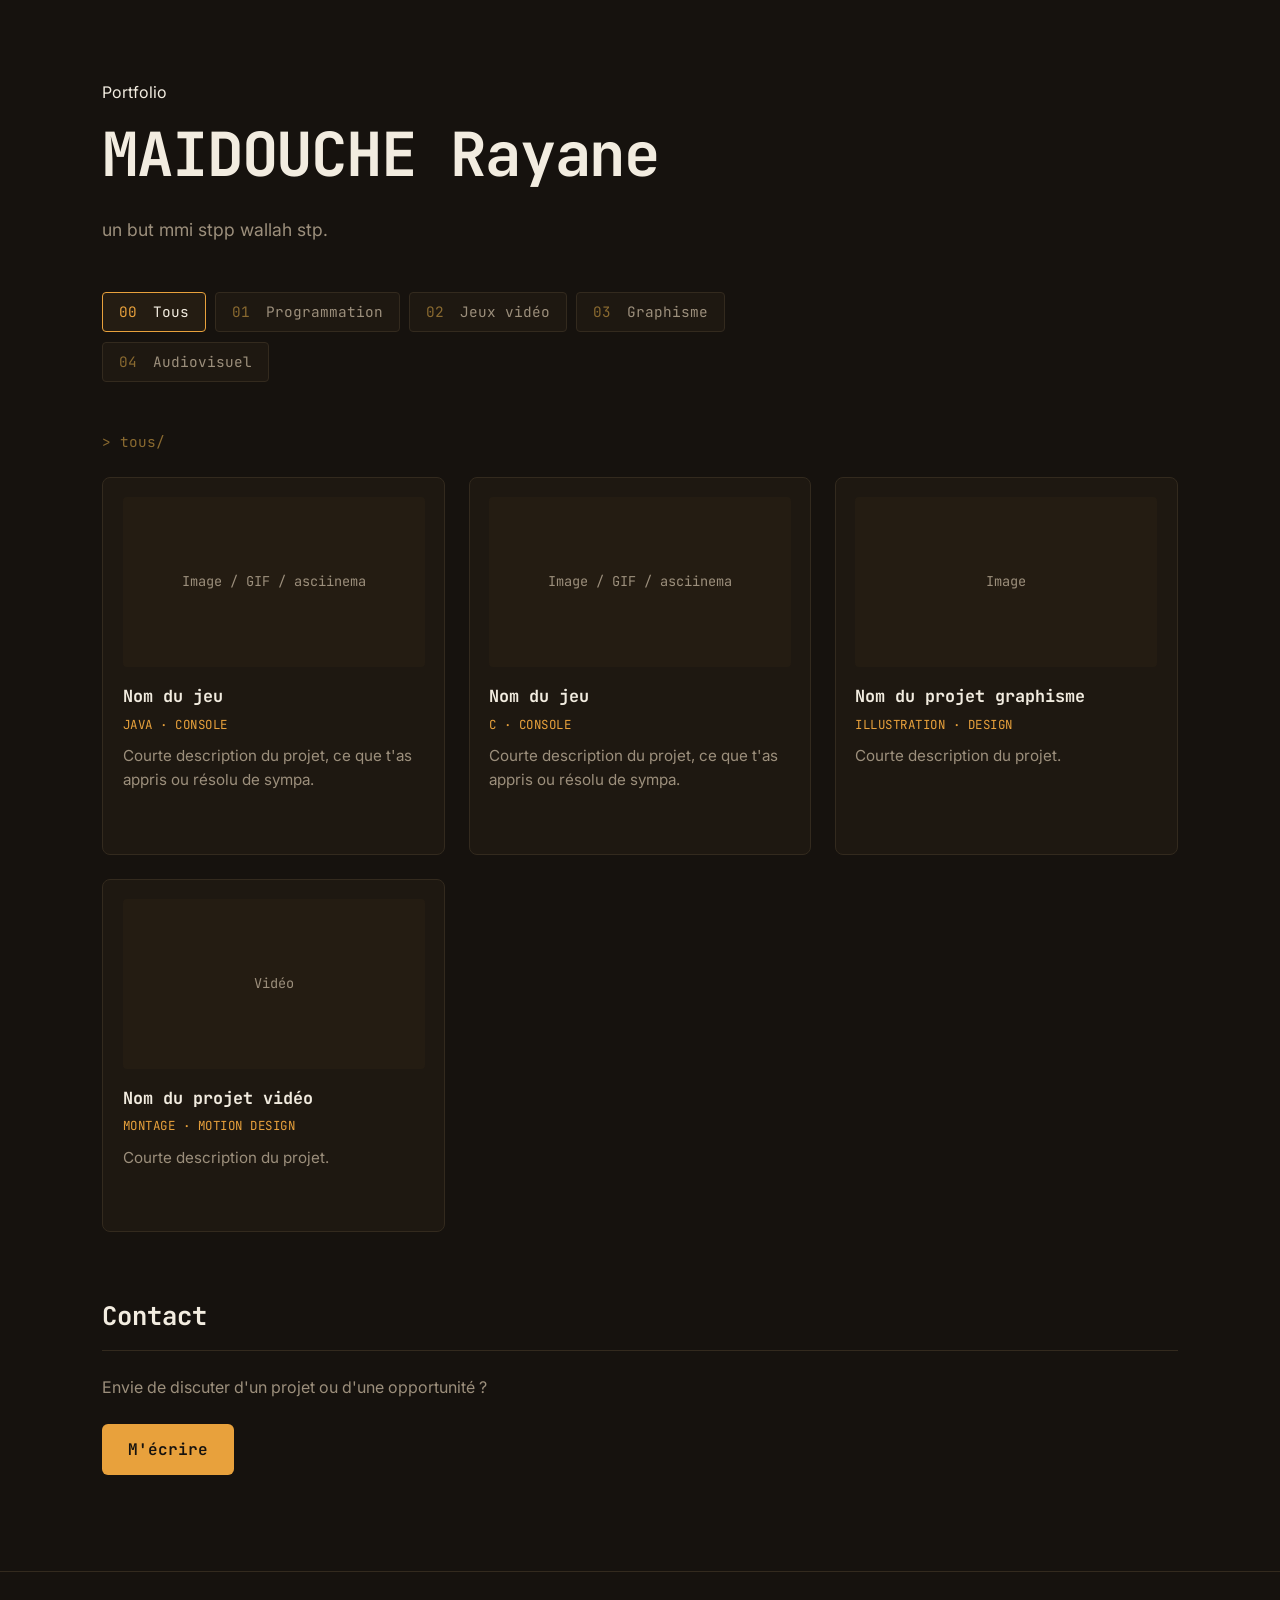
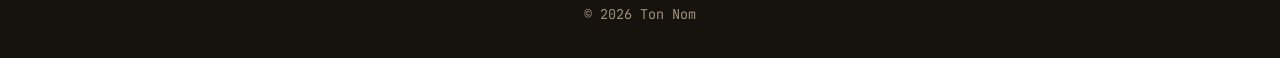
<file: index.html>
<!DOCTYPE html>
<html lang="fr">
<head>
<meta charset="UTF-8">
<meta name="viewport" content="width=device-width, initial-scale=1.0">
<title>MAIDOUCHE Rayane — Portfolio</title>
<link rel="preconnect" href="https://fonts.googleapis.com">
<link rel="preconnect" href="https://fonts.gstatic.com" crossorigin>
<link href="https://fonts.googleapis.com/css2?family=JetBrains+Mono:wght@400;500;700&family=Inter:wght@400;500&display=swap" rel="stylesheet">
<link rel="stylesheet" href="style.css">
</head>
<body>

<header class="hero">
  <p class="eyebrow" id="typed"></p>
  <h1>MAIDOUCHE Rayane</h1>
  <p class="tagline">un but mmi stpp wallah stp.</p>
</header>

<nav class="menu" aria-label="Filtrer par catégorie">
  <button class="menu-item is-active" data-filter="tous"><span class="idx">00</span> Tous</button>
  <button class="menu-item" data-filter="programmation"><span class="idx">01</span> Programmation</button>
  <button class="menu-item" data-filter="jeux"><span class="idx">02</span> Jeux vidéo</button>
  <button class="menu-item" data-filter="graphisme"><span class="idx">03</span> Graphisme</button>
  <button class="menu-item" data-filter="audiovisuel"><span class="idx">04</span> Audiovisuel</button>
</nav>

<main>
  <section id="projets">
    <p class="breadcrumb">&gt; <span id="current-filter">tous</span>/</p>

    <div class="grid">

      <a class="card" href="projets/mon-jeu-java.html" data-category="jeux programmation">
        <div class="card-media">
          <span class="placeholder">Image / GIF / asciinema</span>
        </div>
        <h3>Nom du jeu</h3>
        <p class="meta">Java · Console</p>
        <p>Courte description du projet, ce que t'as appris ou résolu de sympa.</p>
        <span class="card-cta">Voir le projet →</span>
      </a>

      <a class="card" href="projets/mon-jeu-c.html" data-category="jeux programmation">
        <div class="card-media">
          <span class="placeholder">Image / GIF / asciinema</span>
        </div>
        <h3>Nom du jeu</h3>
        <p class="meta">C · Console</p>
        <p>Courte description du projet, ce que t'as appris ou résolu de sympa.</p>
        <span class="card-cta">Voir le projet →</span>
      </a>

      <a class="card" href="projets/projet-graphisme.html" data-category="graphisme">
        <div class="card-media">
          <span class="placeholder">Image</span>
        </div>
        <h3>Nom du projet graphisme</h3>
        <p class="meta">Illustration · Design</p>
        <p>Courte description du projet.</p>
        <span class="card-cta">Voir le projet →</span>
      </a>

      <a class="card" href="projets/projet-video.html" data-category="audiovisuel">
        <div class="card-media">
          <span class="placeholder">Vidéo</span>
        </div>
        <h3>Nom du projet vidéo</h3>
        <p class="meta">Montage · Motion design</p>
        <p>Courte description du projet.</p>
        <span class="card-cta">Voir le projet →</span>
      </a>

    </div>

    <p class="empty-state" id="empty-state" hidden>Rien ici pour l'instant — reviens bientôt.</p>
  </section>

  <section id="contact">
    <h2>Contact</h2>
    <p>Envie de discuter d'un projet ou d'une opportunité ?</p>
    <a href="mailto:ton.email@exemple.com" class="btn">M'écrire</a>
  </section>
</main>

<footer>
  <p>© 2026 Ton Nom</p>
</footer>

<script src="script.js"></script>
</body>
</html>
</file>
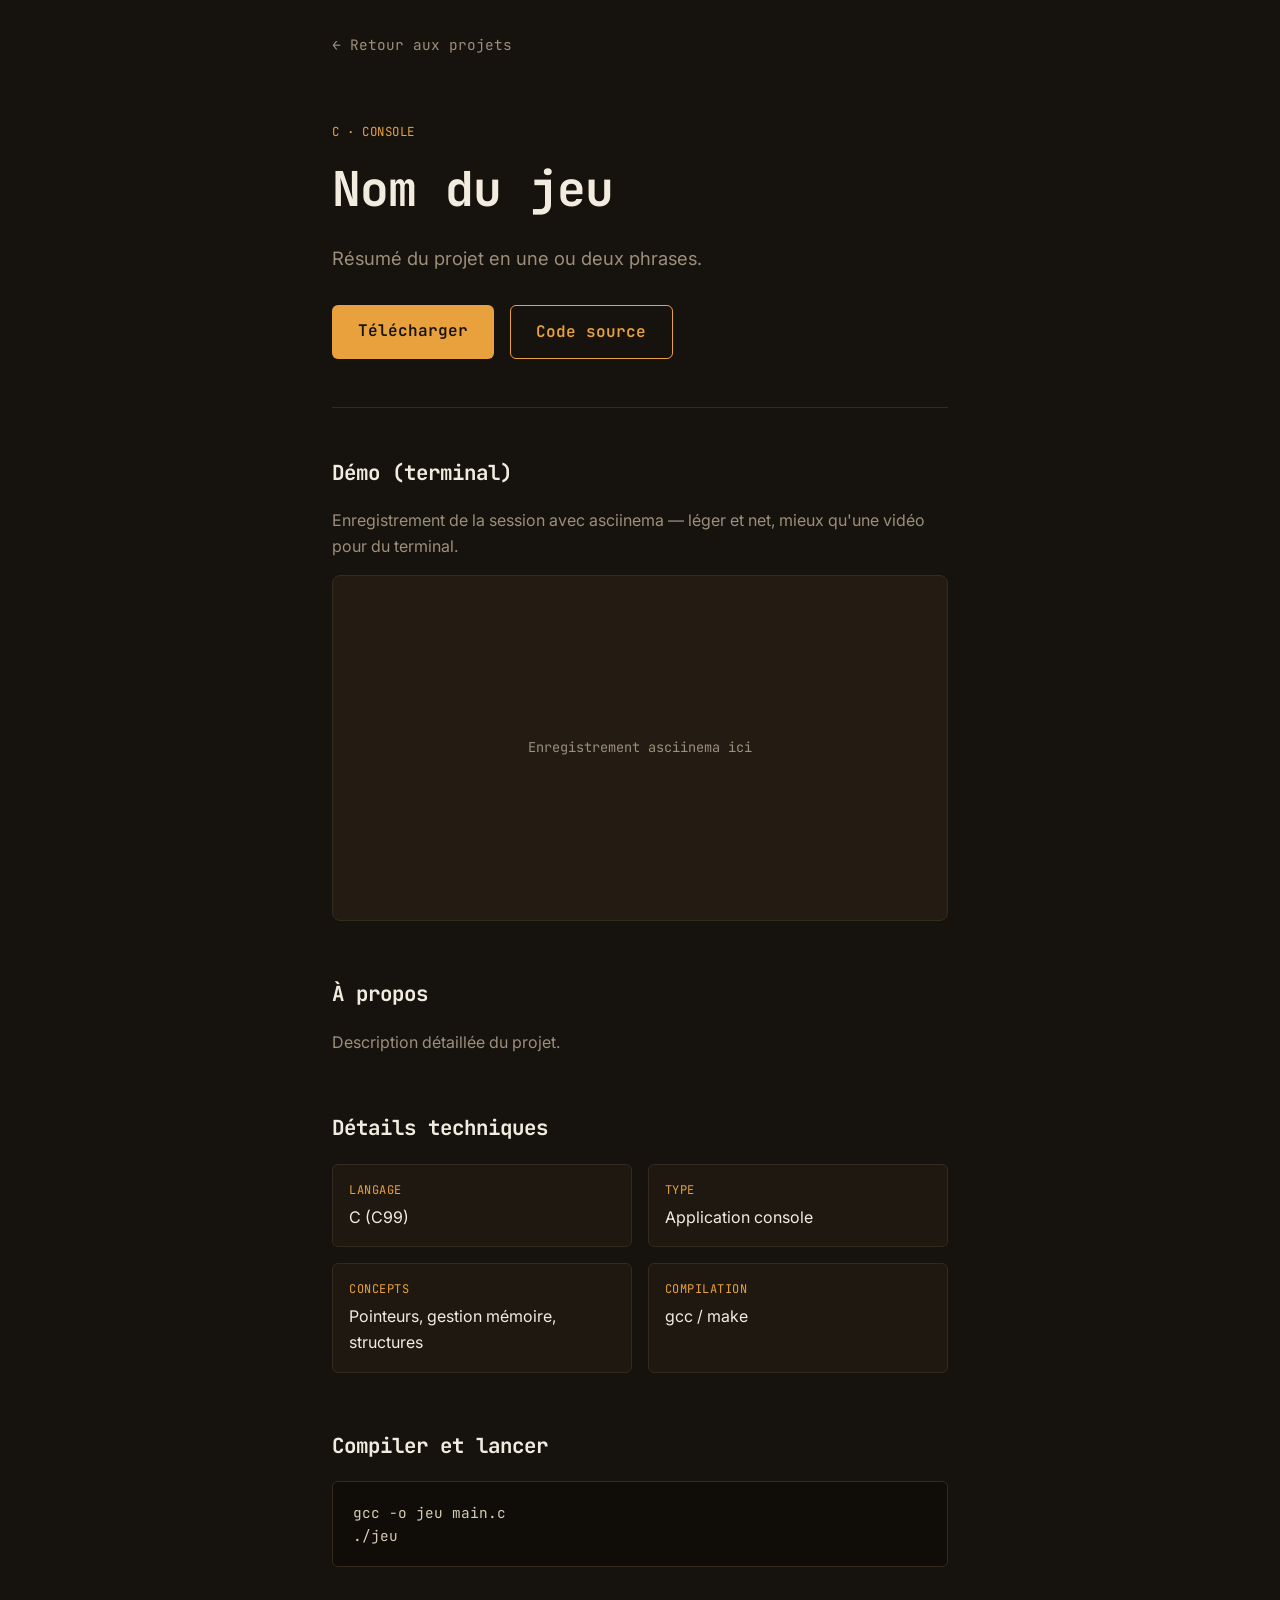
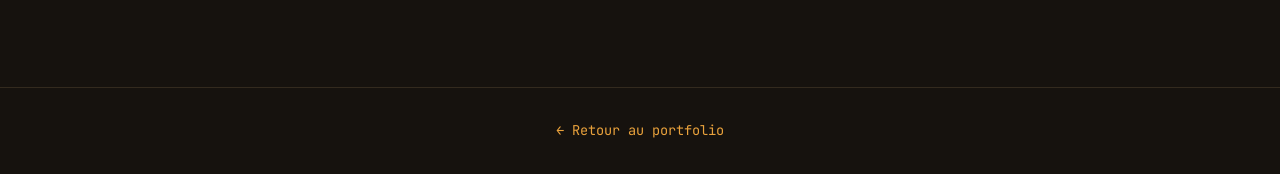
<file: projets/mon-jeu-c.html>
<!DOCTYPE html>
<html lang="fr">
<head>
<meta charset="UTF-8">
<meta name="viewport" content="width=device-width, initial-scale=1.0">
<title>Nom du jeu — Portfolio</title>
<link rel="preconnect" href="https://fonts.googleapis.com">
<link rel="preconnect" href="https://fonts.gstatic.com" crossorigin>
<link href="https://fonts.googleapis.com/css2?family=JetBrains+Mono:wght@400;500;700&family=Inter:wght@400;500&display=swap" rel="stylesheet">
<link rel="stylesheet" href="../style.css">
<!-- asciinema : décommente ces 2 lignes quand tu auras un enregistrement -->
<!-- <link rel="stylesheet" href="https://cdn.jsdelivr.net/npm/asciinema-player@3.6.3/dist/bundle/asciinema-player.css"> -->
</head>
<body>

<nav class="project-nav">
  <a href="../index.html" class="back-link">← Retour aux projets</a>
</nav>

<article class="project">

  <header class="project-header">
    <p class="meta">C · Console</p>
    <h1>Nom du jeu</h1>
    <p class="project-intro">
      Résumé du projet en une ou deux phrases.
    </p>
    <div class="project-links">
      <a href="#" class="btn">Télécharger</a>
      <a href="#" class="btn btn-ghost">Code source</a>
    </div>
  </header>

  <section class="project-block">
    <h2>Démo (terminal)</h2>
    <p>Enregistrement de la session avec asciinema — léger et net, mieux qu'une vidéo pour du terminal.</p>
    <div class="media-hero">
      <!-- Quand tu auras un fichier .cast :
      1. décommente le <link> asciinema dans le <head>
      2. remplace ce placeholder par :
      <div id="asciinema"></div>
      3. décommente le <script> en bas de page
      -->
      <span class="placeholder">Enregistrement asciinema ici</span>
    </div>
  </section>

  <section class="project-block">
    <h2>À propos</h2>
    <p>Description détaillée du projet.</p>
  </section>

  <section class="project-block">
    <h2>Détails techniques</h2>
    <dl class="specs">
      <div><dt>Langage</dt><dd>C (C99)</dd></div>
      <div><dt>Type</dt><dd>Application console</dd></div>
      <div><dt>Concepts</dt><dd>Pointeurs, gestion mémoire, structures</dd></div>
      <div><dt>Compilation</dt><dd>gcc / make</dd></div>
    </dl>
  </section>

  <section class="project-block">
    <h2>Compiler et lancer</h2>
    <pre class="code"><code>gcc -o jeu main.c
./jeu</code></pre>
  </section>

</article>

<footer>
  <p><a href="../index.html">← Retour au portfolio</a></p>
</footer>

<!-- asciinema player (décommente quand prêt) :
<script src="https://cdn.jsdelivr.net/npm/asciinema-player@3.6.3/dist/bundle/asciinema-player.min.js"></script>
<script>
  AsciinemaPlayer.create('../medias/jeu-c.cast', document.getElementById('asciinema'), { autoPlay: true, loop: true });
</script>
-->

</body>
</html>
</file>
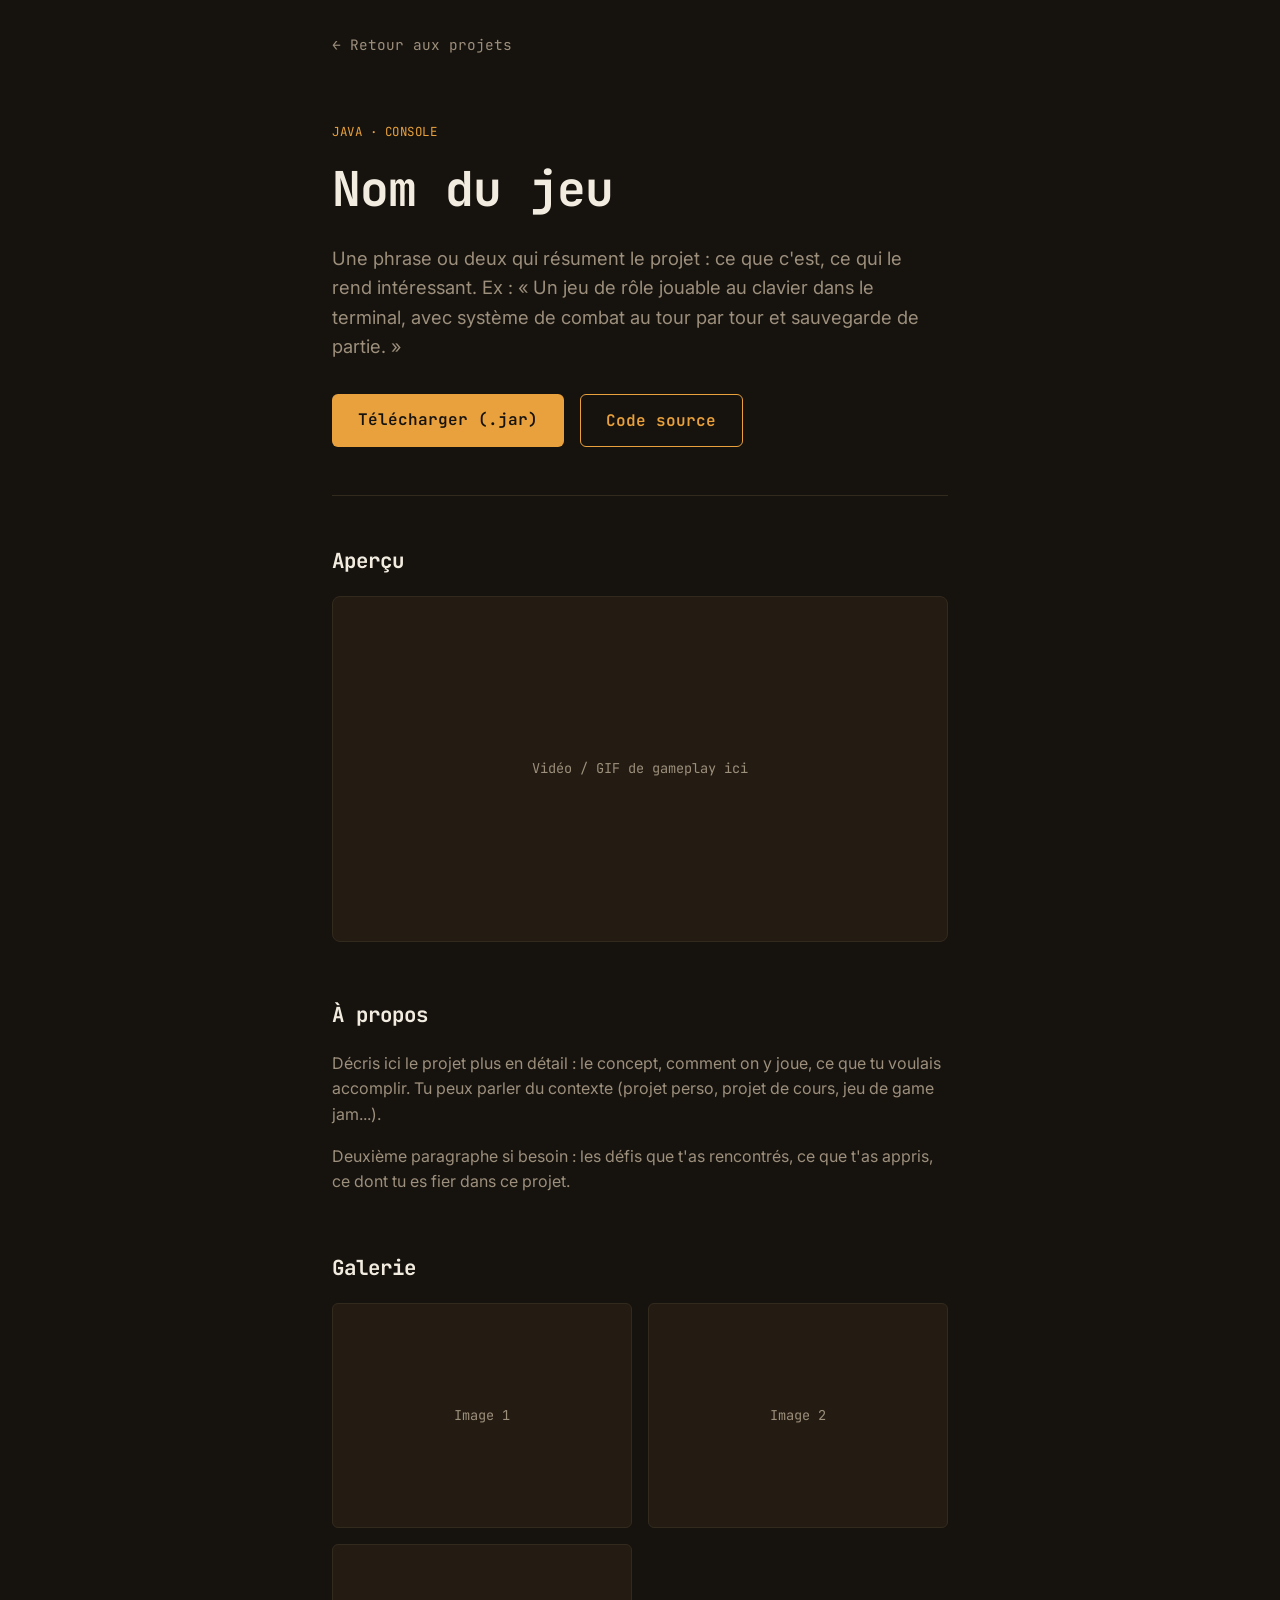
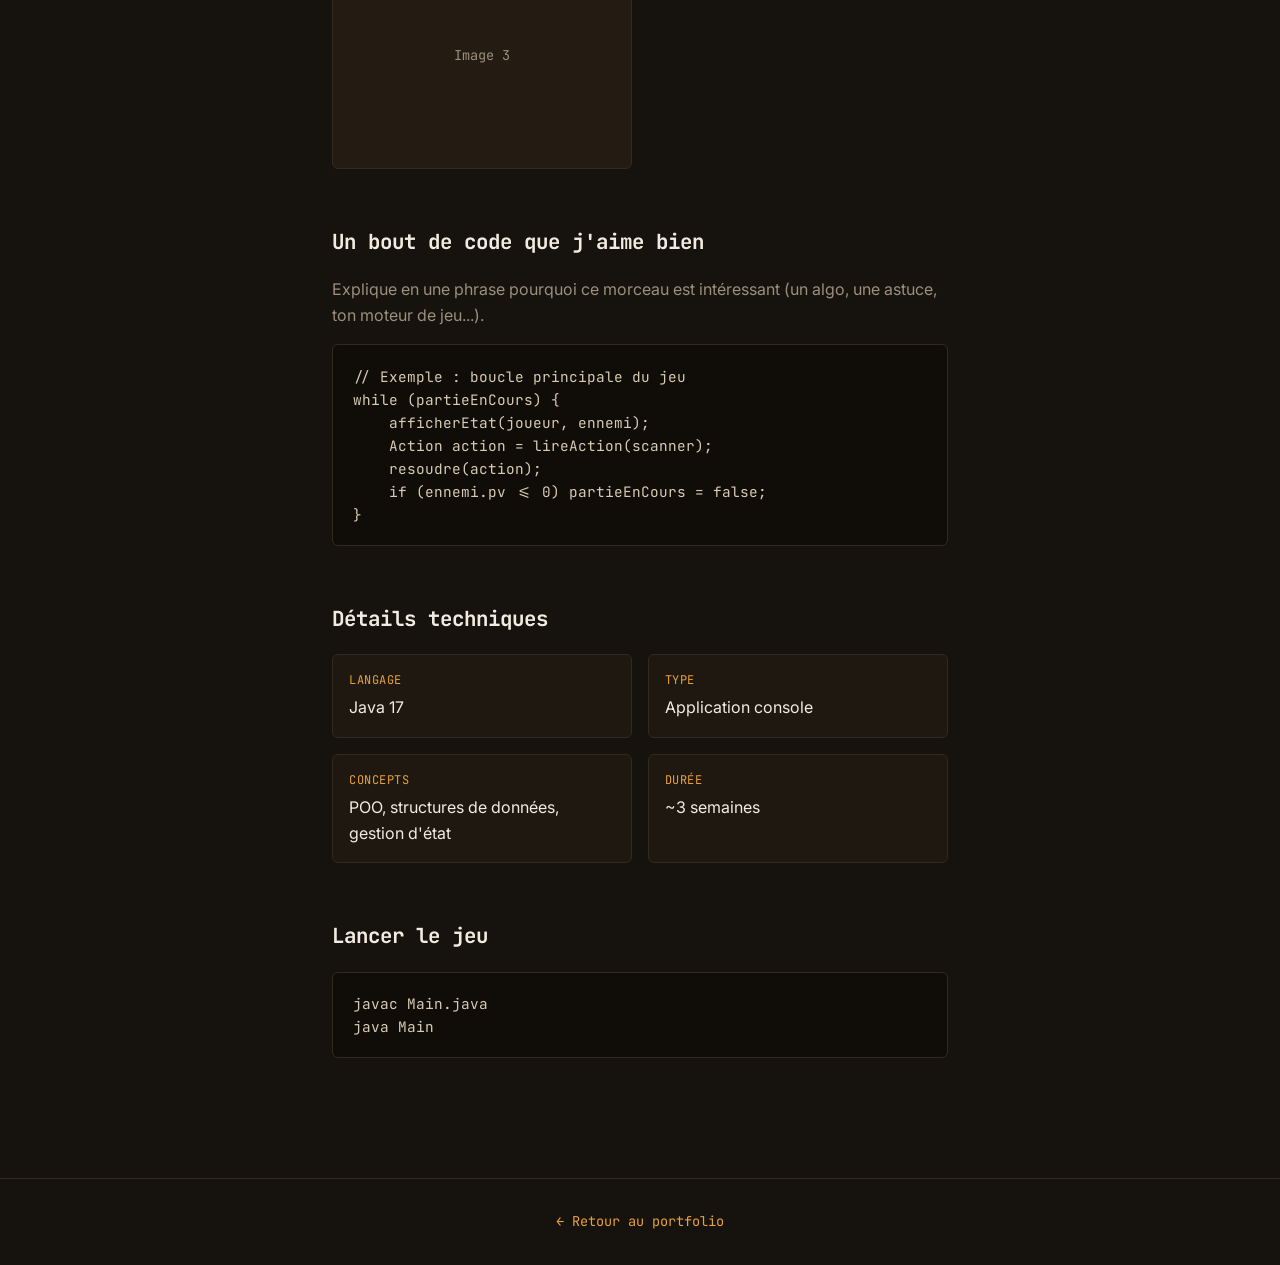
<file: projets/mon-jeu-java.html>
<!DOCTYPE html>
<html lang="fr">
<head>
<meta charset="UTF-8">
<meta name="viewport" content="width=device-width, initial-scale=1.0">
<title>Nom du jeu — Portfolio</title>
<link rel="preconnect" href="https://fonts.googleapis.com">
<link rel="preconnect" href="https://fonts.gstatic.com" crossorigin>
<link href="https://fonts.googleapis.com/css2?family=JetBrains+Mono:wght@400;500;700&family=Inter:wght@400;500&display=swap" rel="stylesheet">
<link rel="stylesheet" href="../style.css">
</head>
<body>

<!-- ===== BARRE DE RETOUR ===== -->
<nav class="project-nav">
  <a href="../index.html" class="back-link">← Retour aux projets</a>
</nav>

<article class="project">

  <!-- ===== EN-TÊTE DU PROJET ===== -->
  <header class="project-header">
    <p class="meta">Java · Console</p>
    <h1>Nom du jeu</h1>
    <p class="project-intro">
      Une phrase ou deux qui résument le projet : ce que c'est, ce qui le rend
      intéressant. Ex : « Un jeu de rôle jouable au clavier dans le terminal,
      avec système de combat au tour par tour et sauvegarde de partie. »
    </p>
    <div class="project-links">
      <a href="#" class="btn">Télécharger (.jar)</a>
      <a href="#" class="btn btn-ghost">Code source</a>
    </div>
  </header>

  <!-- ===== MÉDIA PRINCIPAL (vidéo / asciinema / GIF) ===== -->
  <section class="project-block">
    <h2>Aperçu</h2>
    <div class="media-hero">
      <!-- OPTION A : une vidéo hébergée (YouTube/Vimeo) -->
      <!-- <iframe src="https://www.youtube.com/embed/TON_ID" allowfullscreen></iframe> -->

      <!-- OPTION B : un GIF ou une image -->
      <!-- <img src="../medias/jeu-java-demo.gif" alt="Démo du jeu"> -->

      <!-- OPTION C : asciinema (voir la version console dédiée) -->

      <span class="placeholder">Vidéo / GIF de gameplay ici</span>
    </div>
  </section>

  <!-- ===== DESCRIPTION ===== -->
  <section class="project-block">
    <h2>À propos</h2>
    <p>
      Décris ici le projet plus en détail : le concept, comment on y joue, ce que
      tu voulais accomplir. Tu peux parler du contexte (projet perso, projet de
      cours, jeu de game jam...).
    </p>
    <p>
      Deuxième paragraphe si besoin : les défis que t'as rencontrés, ce que
      t'as appris, ce dont tu es fier dans ce projet.
    </p>
  </section>

  <!-- ===== GALERIE D'IMAGES ===== -->
  <section class="project-block">
    <h2>Galerie</h2>
    <div class="gallery">
      <div class="gallery-item"><span class="placeholder">Image 1</span></div>
      <div class="gallery-item"><span class="placeholder">Image 2</span></div>
      <div class="gallery-item"><span class="placeholder">Image 3</span></div>
      <!-- Modèle réel :
      <div class="gallery-item"><img src="../medias/jeu-java-1.png" alt="Écran de menu"></div>
      -->
    </div>
  </section>

  <!-- ===== EXTRAIT DE CODE ===== -->
  <section class="project-block">
    <h2>Un bout de code que j'aime bien</h2>
    <p>Explique en une phrase pourquoi ce morceau est intéressant (un algo, une astuce, ton moteur de jeu...).</p>
    <pre class="code"><code>// Exemple : boucle principale du jeu
while (partieEnCours) {
    afficherEtat(joueur, ennemi);
    Action action = lireAction(scanner);
    resoudre(action);
    if (ennemi.pv &lt;= 0) partieEnCours = false;
}</code></pre>
  </section>

  <!-- ===== SPECS TECHNIQUES ===== -->
  <section class="project-block">
    <h2>Détails techniques</h2>
    <dl class="specs">
      <div><dt>Langage</dt><dd>Java 17</dd></div>
      <div><dt>Type</dt><dd>Application console</dd></div>
      <div><dt>Concepts</dt><dd>POO, structures de données, gestion d'état</dd></div>
      <div><dt>Durée</dt><dd>~3 semaines</dd></div>
    </dl>
  </section>

  <!-- ===== COMMENT L'EXÉCUTER ===== -->
  <section class="project-block">
    <h2>Lancer le jeu</h2>
    <pre class="code"><code>javac Main.java
java Main</code></pre>
  </section>

</article>

<footer>
  <p><a href="../index.html">← Retour au portfolio</a></p>
</footer>

</body>
</html>
</file>
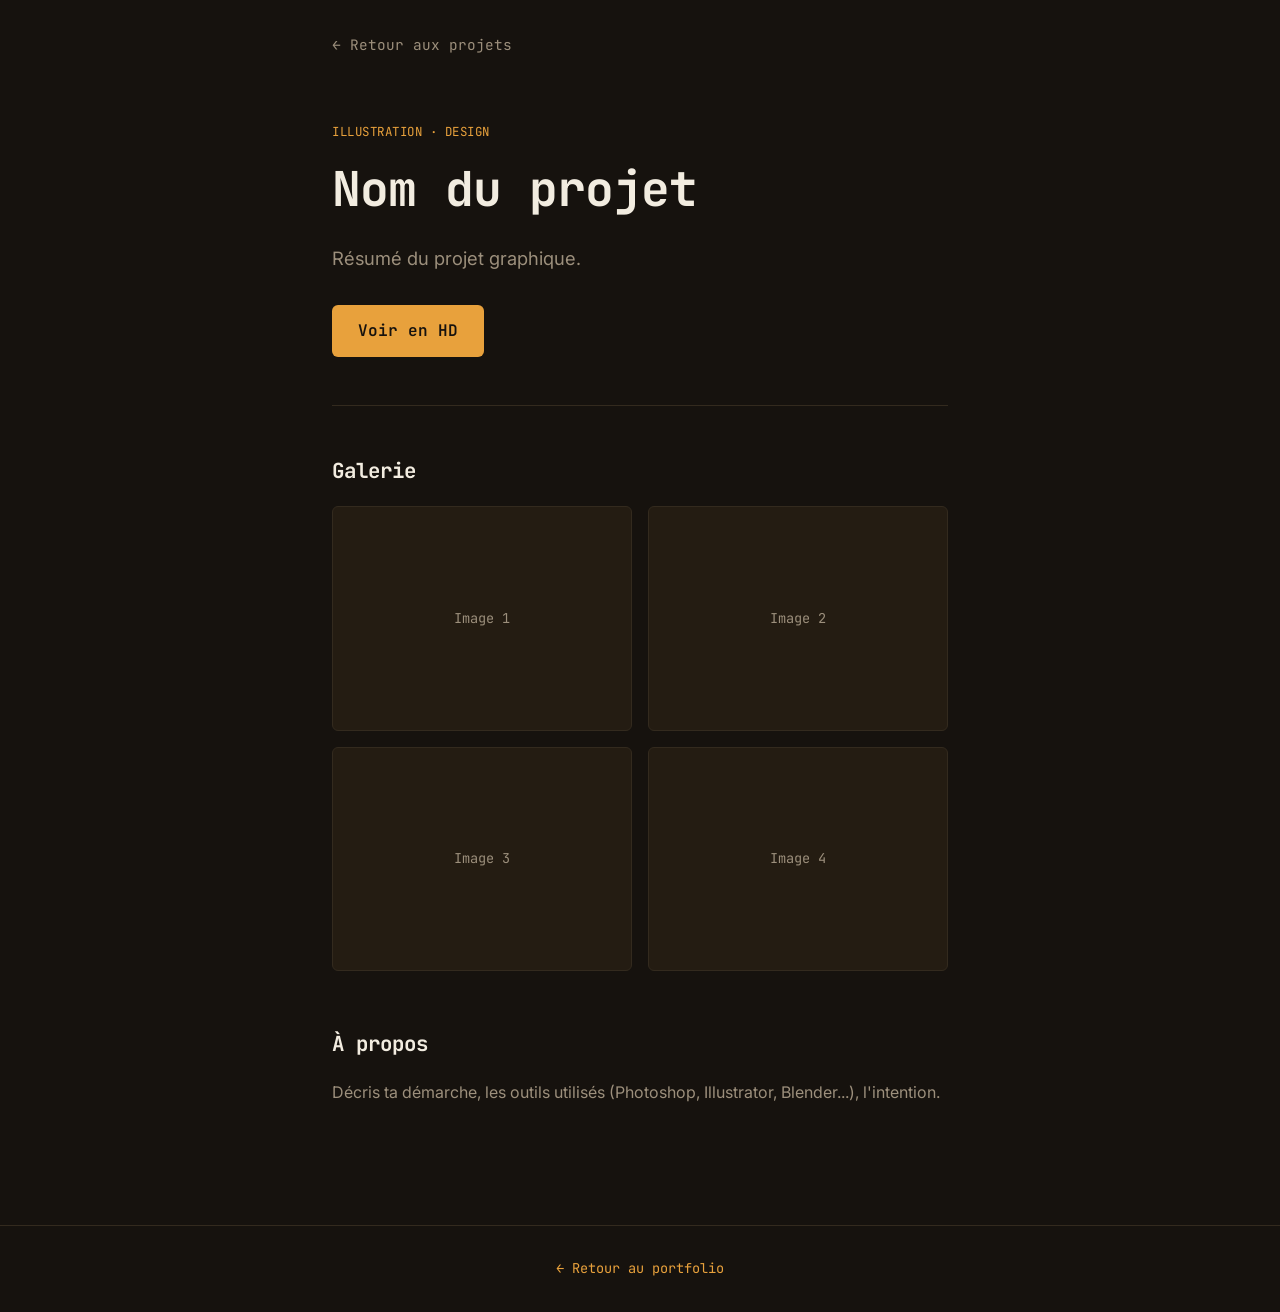
<file: projets/projet-graphisme.html>
<!DOCTYPE html>
<html lang="fr">
<head>
<meta charset="UTF-8">
<meta name="viewport" content="width=device-width, initial-scale=1.0">
<title>Projet graphisme — Portfolio</title>
<link rel="preconnect" href="https://fonts.googleapis.com">
<link rel="preconnect" href="https://fonts.gstatic.com" crossorigin>
<link href="https://fonts.googleapis.com/css2?family=JetBrains+Mono:wght@400;500;700&family=Inter:wght@400;500&display=swap" rel="stylesheet">
<link rel="stylesheet" href="../style.css">
</head>
<body>

<nav class="project-nav">
  <a href="../index.html" class="back-link">← Retour aux projets</a>
</nav>

<article class="project">

  <header class="project-header">
    <p class="meta">Illustration · Design</p>
    <h1>Nom du projet</h1>
    <p class="project-intro">Résumé du projet graphique.</p>
    <div class="project-links">
      <a href="#" class="btn">Voir en HD</a>
    </div>
  </header>

  <section class="project-block">
    <h2>Galerie</h2>
    <div class="gallery">
      <div class="gallery-item"><span class="placeholder">Image 1</span></div>
      <div class="gallery-item"><span class="placeholder">Image 2</span></div>
      <div class="gallery-item"><span class="placeholder">Image 3</span></div>
      <div class="gallery-item"><span class="placeholder">Image 4</span></div>
    </div>
  </section>

  <section class="project-block">
    <h2>À propos</h2>
    <p>Décris ta démarche, les outils utilisés (Photoshop, Illustrator, Blender...), l'intention.</p>
  </section>

</article>

<footer>
  <p><a href="../index.html">← Retour au portfolio</a></p>
</footer>

</body>
</html>
</file>
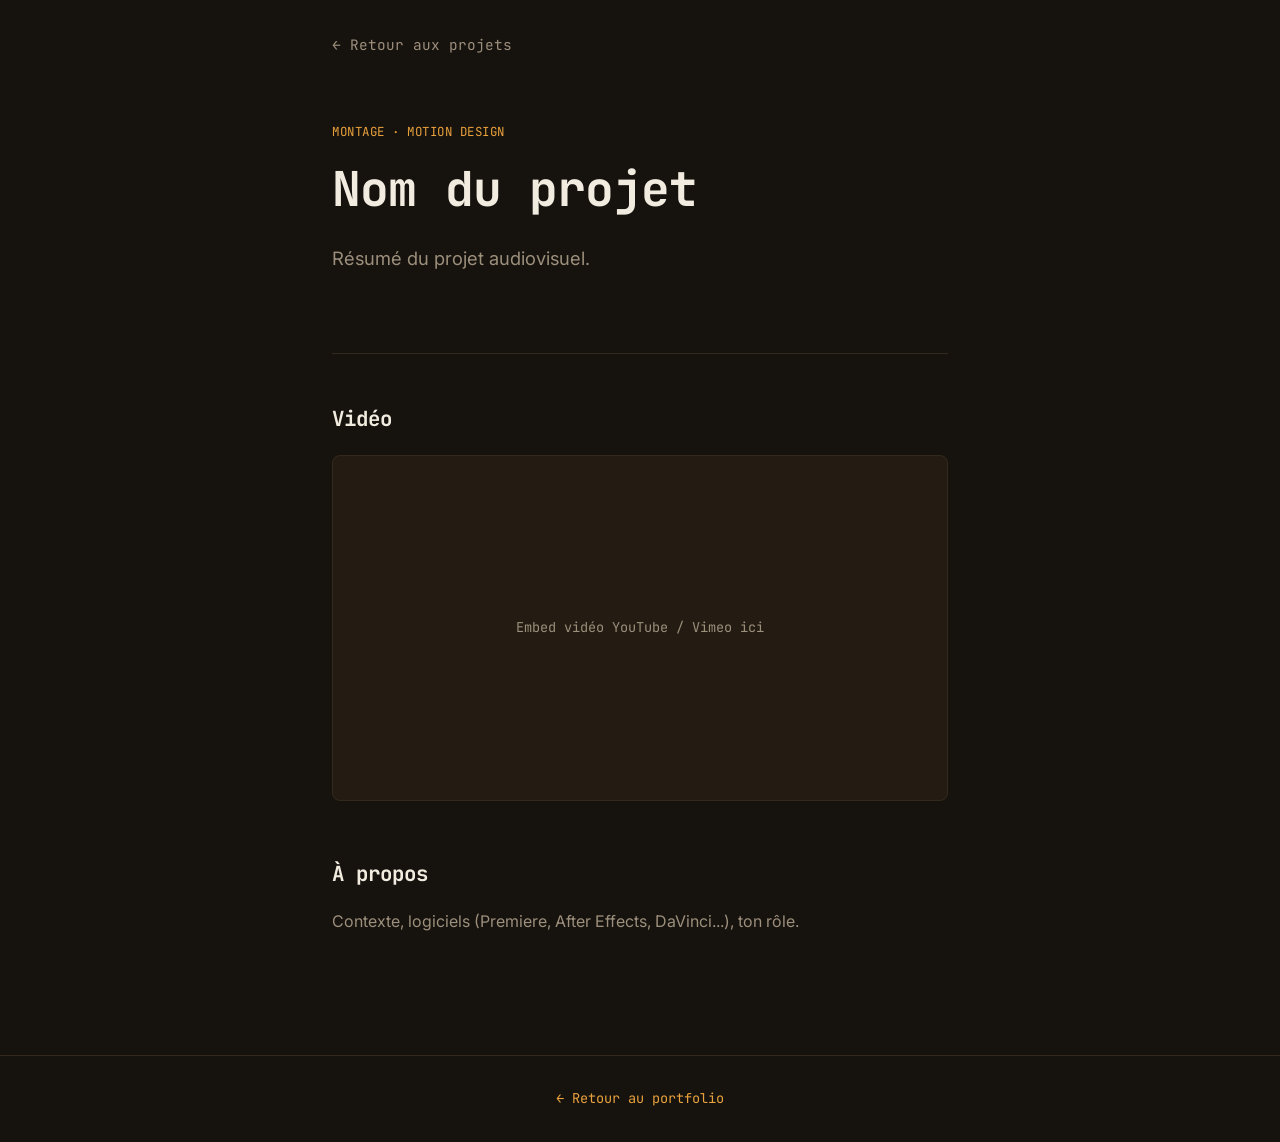
<file: projets/projet-video.html>
<!DOCTYPE html>
<html lang="fr">
<head>
<meta charset="UTF-8">
<meta name="viewport" content="width=device-width, initial-scale=1.0">
<title>Projet vidéo — Portfolio</title>
<link rel="preconnect" href="https://fonts.googleapis.com">
<link rel="preconnect" href="https://fonts.gstatic.com" crossorigin>
<link href="https://fonts.googleapis.com/css2?family=JetBrains+Mono:wght@400;500;700&family=Inter:wght@400;500&display=swap" rel="stylesheet">
<link rel="stylesheet" href="../style.css">
</head>
<body>

<nav class="project-nav">
  <a href="../index.html" class="back-link">← Retour aux projets</a>
</nav>

<article class="project">

  <header class="project-header">
    <p class="meta">Montage · Motion design</p>
    <h1>Nom du projet</h1>
    <p class="project-intro">Résumé du projet audiovisuel.</p>
  </header>

  <section class="project-block">
    <h2>Vidéo</h2>
    <div class="media-hero">
      <!-- Remplace par ton embed YouTube/Vimeo :
      <iframe src="https://www.youtube.com/embed/TON_ID" allowfullscreen></iframe>
      -->
      <span class="placeholder">Embed vidéo YouTube / Vimeo ici</span>
    </div>
  </section>

  <section class="project-block">
    <h2>À propos</h2>
    <p>Contexte, logiciels (Premiere, After Effects, DaVinci...), ton rôle.</p>
  </section>

</article>

<footer>
  <p><a href="../index.html">← Retour au portfolio</a></p>
</footer>

</body>
</html>
</file>
<file: style.css>
:root {
  --bg: #16120e;
  --bg-card: #1e1811;
  --text: #f2ece0;
  --text-dim: #9c8f7c;
  --accent: #e8a13c;
  --accent-dim: #8a6a30;
  --border: #332a1e;
  --font-mono: 'JetBrains Mono', monospace;
  --font-sans: 'Inter', -apple-system, sans-serif;
}

* { box-sizing: border-box; margin: 0; padding: 0; }

body {
  background: var(--bg);
  color: var(--text);
  font-family: var(--font-sans);
  line-height: 1.6;
}

a { color: var(--accent); text-decoration: none; }
a:hover { text-decoration: underline; }

/* ---------- Hero / terminal ---------- */

.hero {
  padding: 5rem 8vw 3rem;
  max-width: 900px;
}

.terminal {
  font-family: var(--font-mono);
  color: var(--accent);
  font-size: 0.95rem;
  margin-bottom: 1.5rem;
}

.prompt { color: var(--text-dim); }

.cursor {
  animation: blink 1s steps(1) infinite;
}

@media (prefers-reduced-motion: reduce) {
  .cursor { animation: none; }
}

@keyframes blink {
  50% { opacity: 0; }
}

.hero h1 {
  font-family: var(--font-mono);
  font-size: clamp(2.2rem, 5.5vw, 3.8rem);
  font-weight: 700;
  letter-spacing: -0.02em;
  margin-bottom: 0.8rem;
}

.tagline {
  color: var(--text-dim);
  font-size: 1.1rem;
  max-width: 520px;
}

/* ---------- Menu de catégories ---------- */

.menu {
  display: flex;
  flex-wrap: wrap;
  gap: 0.6rem;
  padding: 0 8vw 3rem;
  max-width: 900px;
}

.menu-item {
  font-family: var(--font-mono);
  background: var(--bg-card);
  border: 1px solid var(--border);
  color: var(--text-dim);
  padding: 0.6rem 1rem;
  border-radius: 4px;
  cursor: pointer;
  font-size: 0.9rem;
  transition: border-color 0.15s ease, color 0.15s ease;
}

.menu-item .idx {
  color: var(--accent-dim);
  margin-right: 0.4rem;
}

.menu-item:hover {
  border-color: var(--accent-dim);
  color: var(--text);
}

.menu-item.is-active {
  border-color: var(--accent);
  color: var(--text);
  background: #241c12;
}

.menu-item.is-active .idx {
  color: var(--accent);
}

/* ---------- Projets ---------- */

main {
  padding: 0 8vw 6rem;
}

.breadcrumb {
  font-family: var(--font-mono);
  color: var(--accent-dim);
  margin-bottom: 1.5rem;
  font-size: 0.9rem;
}

section h2 {
  font-family: var(--font-mono);
  font-size: 1.6rem;
  margin-bottom: 1.5rem;
  border-bottom: 1px solid var(--border);
  padding-bottom: 0.8rem;
}

.grid {
  display: grid;
  grid-template-columns: repeat(auto-fit, minmax(280px, 1fr));
  gap: 1.5rem;
}

.card {
  display: block;
  background: var(--bg-card);
  border: 1px solid var(--border);
  border-radius: 8px;
  padding: 1.2rem;
  transition: transform 0.15s ease, border-color 0.15s ease;
  color: inherit;
  text-decoration: none;
}

.card:hover {
  transform: translateY(-4px);
  border-color: var(--accent);
  text-decoration: none;
}

.card-cta {
  display: inline-block;
  color: var(--accent);
  font-family: var(--font-mono);
  font-size: 0.85rem;
  opacity: 0;
  transform: translateX(-4px);
  transition: opacity 0.15s ease, transform 0.15s ease;
}

.card:hover .card-cta {
  opacity: 1;
  transform: translateX(0);
}

.card-media {
  aspect-ratio: 16 / 9;
  background: #241c12;
  border-radius: 4px;
  display: flex;
  align-items: center;
  justify-content: center;
  margin-bottom: 1rem;
  overflow: hidden;
}

.card-media img,
.card-media video {
  width: 100%;
  height: 100%;
  object-fit: cover;
}

.placeholder {
  color: var(--text-dim);
  font-size: 0.85rem;
  font-family: var(--font-mono);
}

.card h3 {
  margin-bottom: 0.3rem;
  font-family: var(--font-mono);
  font-size: 1.05rem;
}

.meta {
  color: var(--accent);
  font-family: var(--font-mono);
  font-size: 0.78rem;
  text-transform: uppercase;
  letter-spacing: 0.04em;
  margin-bottom: 0.6rem;
}

.card p:not(.meta) {
  color: var(--text-dim);
  font-size: 0.95rem;
  margin-bottom: 1rem;
}

.links {
  display: flex;
  gap: 1rem;
  font-size: 0.9rem;
  font-family: var(--font-mono);
}

.empty-state {
  color: var(--text-dim);
  font-family: var(--font-mono);
  padding: 2rem 0;
}

/* ---------- Contact / footer ---------- */

#contact { margin-top: 4rem; }

#contact p {
  color: var(--text-dim);
  margin-bottom: 1.5rem;
}

.btn {
  display: inline-block;
  background: var(--accent);
  color: #16120e;
  padding: 0.8rem 1.6rem;
  border-radius: 6px;
  font-weight: 600;
  font-family: var(--font-mono);
  text-decoration: none;
}
.btn:hover { opacity: 0.85; text-decoration: none; }

footer {
  text-align: center;
  padding: 2rem;
  color: var(--text-dim);
  font-size: 0.85rem;
  border-top: 1px solid var(--border);
  font-family: var(--font-mono);
}

@media (max-width: 600px) {
  .hero { padding: 3.5rem 6vw 2rem; }
  .menu { padding: 0 6vw 2rem; }
  main { padding: 0 6vw 4rem; }
}

/* ============================================
   PAGES PROJET
   ============================================ */

.project-nav {
  padding: 2rem 8vw 0;
  max-width: 820px;
  margin: 0 auto;
}

.back-link {
  font-family: var(--font-mono);
  font-size: 0.9rem;
  color: var(--text-dim);
}
.back-link:hover { color: var(--accent); text-decoration: none; }

.project {
  max-width: 820px;
  margin: 0 auto;
  padding: 2rem 8vw 4rem;
}

.project-header {
  padding: 2rem 0 3rem;
  border-bottom: 1px solid var(--border);
  margin-bottom: 3rem;
}

.project-header h1 {
  font-family: var(--font-mono);
  font-size: clamp(2rem, 5vw, 3rem);
  letter-spacing: -0.02em;
  margin: 0.4rem 0 1rem;
}

.project-intro {
  color: var(--text-dim);
  font-size: 1.15rem;
  max-width: 600px;
  margin-bottom: 2rem;
}

.project-links {
  display: flex;
  gap: 1rem;
  flex-wrap: wrap;
}

.btn-ghost {
  background: transparent;
  color: var(--accent);
  border: 1px solid var(--accent);
}
.btn-ghost:hover { background: var(--accent); color: var(--bg); }

.project-block {
  margin-bottom: 3.5rem;
}

.project-block h2 {
  font-family: var(--font-mono);
  font-size: 1.3rem;
  margin-bottom: 1.2rem;
  border: none;
  padding: 0;
}

.project-block p {
  color: var(--text-dim);
  margin-bottom: 1rem;
  max-width: 640px;
}

/* Média principal */
.media-hero {
  aspect-ratio: 16 / 9;
  background: #241c12;
  border: 1px solid var(--border);
  border-radius: 8px;
  display: flex;
  align-items: center;
  justify-content: center;
  overflow: hidden;
}
.media-hero img,
.media-hero video,
.media-hero iframe {
  width: 100%;
  height: 100%;
  object-fit: cover;
  border: none;
}

/* Galerie */
.gallery {
  display: grid;
  grid-template-columns: repeat(auto-fit, minmax(200px, 1fr));
  gap: 1rem;
}
.gallery-item {
  aspect-ratio: 4 / 3;
  background: #241c12;
  border: 1px solid var(--border);
  border-radius: 6px;
  display: flex;
  align-items: center;
  justify-content: center;
  overflow: hidden;
}
.gallery-item img {
  width: 100%;
  height: 100%;
  object-fit: cover;
  cursor: pointer;
  transition: transform 0.2s ease;
}
.gallery-item img:hover { transform: scale(1.04); }

/* Bloc de code */
.code {
  background: #100d09;
  border: 1px solid var(--border);
  border-radius: 6px;
  padding: 1.2rem;
  overflow-x: auto;
  font-family: var(--font-mono);
  font-size: 0.9rem;
  color: #d8cbb4;
  line-height: 1.6;
}
.code code { font-family: inherit; }

/* Specs */
.specs {
  display: grid;
  grid-template-columns: repeat(auto-fit, minmax(200px, 1fr));
  gap: 1rem;
}
.specs div {
  background: var(--bg-card);
  border: 1px solid var(--border);
  border-radius: 6px;
  padding: 1rem;
}
.specs dt {
  font-family: var(--font-mono);
  font-size: 0.75rem;
  text-transform: uppercase;
  letter-spacing: 0.04em;
  color: var(--accent);
  margin-bottom: 0.3rem;
}
.specs dd { color: var(--text); }

@media (max-width: 600px) {
  .project-nav, .project { padding-left: 6vw; padding-right: 6vw; }
}
</file>
